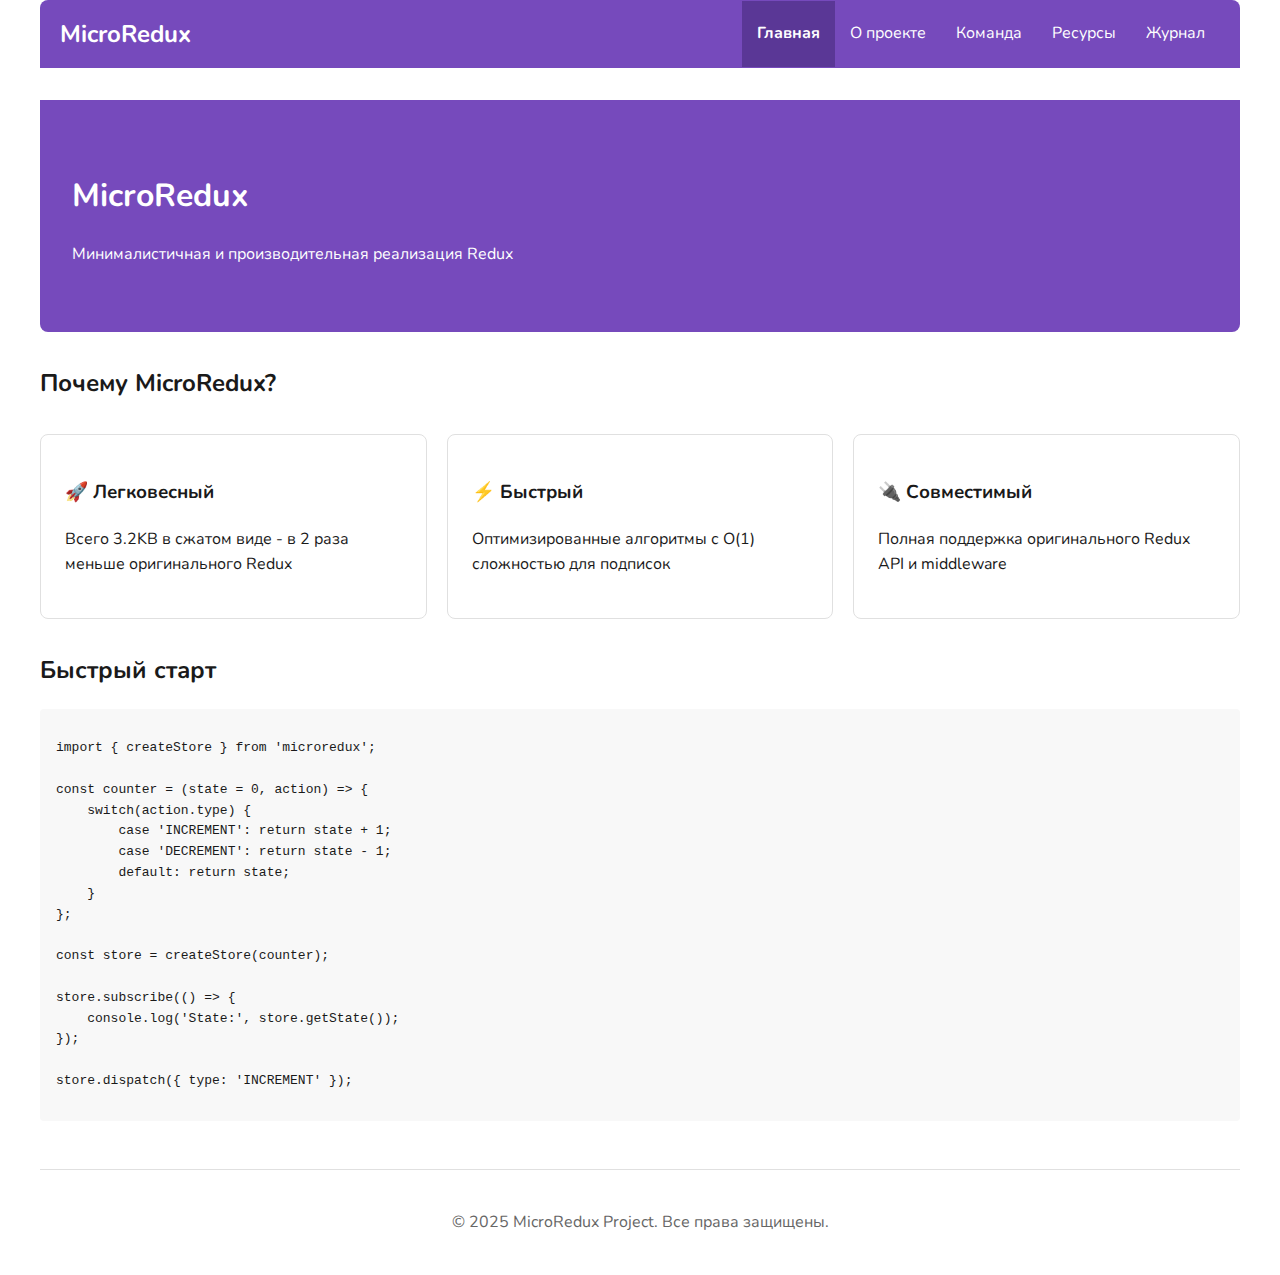
<file: site/index.html>
<!DOCTYPE html>
<html lang="en">
  <head>
    <meta charset="UTF-8" />
    <meta name="viewport" content="width=device-width, initial-scale=1.0" />
    <link rel="preconnect" href="https://fonts.googleapis.com" />
    <link rel="preconnect" href="https://fonts.gstatic.com" crossorigin />
    <link
      href="https://fonts.googleapis.com/css2?family=Montserrat:ital,wght@0,100..900;1,100..900&family=Nunito:ital,wght@0,200..1000;1,200..1000&family=Parkinsans:wght@300..800&family=Roboto:ital,wght@0,100;0,300;0,400;0,500;0,700;0,900;1,100;1,300;1,400;1,500;1,700;1,900&display=swap"
      rel="stylesheet"
    />
    <link rel="stylesheet" href="./css/index.css" />
    <title>Главная</title>
  </head>
  <body>
    <script src="./main.js" defer></script>
    <nav>
      <div class="nav-container">
        <a href="index.html" class="logo">MicroRedux</a>

        <div class="menu-toggle" id="mobile-menu">☰</div>

        <ul class="nav-links" id="nav-links">
          <li><a href="index.html" class="active">Главная</a></li>
          <li><a href="about.html">О проекте</a></li>
          <li><a href="team.html">Команда</a></li>
          <li><a href="resources.html">Ресурсы</a></li>
          <li><a href="journal.html" class="active">Журнал</a></li>
        </ul>
      </div>
    </nav>
    <section class="hero">
      <h1>MicroRedux</h1>
      <p>Минималистичная и производительная реализация Redux</p>
    </section>

    <section>
      <h2>Почему MicroRedux?</h2>
      <div class="features">
        <div class="feature-card">
          <h3>🚀 Легковесный</h3>
          <p>Всего 3.2KB в сжатом виде - в 2 раза меньше оригинального Redux</p>
        </div>
        <div class="feature-card">
          <h3>⚡ Быстрый</h3>
          <p>Оптимизированные алгоритмы с O(1) сложностью для подписок</p>
        </div>
        <div class="feature-card">
          <h3>🔌 Совместимый</h3>
          <p>Полная поддержка оригинального Redux API и middleware</p>
        </div>
      </div>
    </section>

    <section>
      <h2>Быстрый старт</h2>
      <div class="code-block">
        <pre>
import { createStore } from 'microredux';

const counter = (state = 0, action) => {
    switch(action.type) {
        case 'INCREMENT': return state + 1;
        case 'DECREMENT': return state - 1;
        default: return state;
    }
};

const store = createStore(counter);

store.subscribe(() => {
    console.log('State:', store.getState());
});

store.dispatch({ type: 'INCREMENT' });</pre
        >
      </div>
    </section>

    <footer>
      <p>© 2025 MicroRedux Project. Все права защищены.</p>
    </footer>
  </body>
</html>
</file>
<file: site/css/index.css>
:root {
  --primary: #764abc;
  --primary-dark: #5a3796;
  --dark: #1a1a1a;
  --light: #f5f5f5;
  --gray: #e0e0e0;
}
body {
  font-family: "Nunito";
  line-height: 1.6;
  color: var(--dark);
  max-width: 1200px;
  margin: 0 auto;
  padding: 0 20px;
}

/* Навигационное меню */
nav {
  background-color: var(--primary);
  border-radius: 8px 8px 0 0;
  margin-bottom: 2rem;
}
.nav-container {
  display: flex;
  justify-content: space-between;
  align-items: center;
  padding: 0 20px;
}
.logo {
  color: white;
  font-weight: bold;
  font-size: 1.5rem;
  text-decoration: none;
  padding: 15px 0;
}
.nav-links {
  display: flex;
  list-style: none;
  margin: 0;
  padding: 0;
}
.nav-links li {
  position: relative;
}
.nav-links a {
  color: white;
  text-decoration: none;
  padding: 20px 15px;
  display: block;
  transition: background-color 0.3s;
}
.nav-links a:hover {
  background-color: var(--primary-dark);
}
.nav-links a.active {
  background-color: var(--primary-dark);
  font-weight: bold;
}

/* Мобильное меню */
.menu-toggle {
  display: none;
  cursor: pointer;
  color: white;
  font-size: 1.5rem;
  padding: 15px;
}

/* Основной контент */
.hero {
  background-color: var(--primary);
  color: white;
  padding: 3rem 2rem;
  border-radius: 0 0 8px 8px;
  margin-bottom: 2rem;
}
.features {
  display: grid;
  grid-template-columns: repeat(auto-fit, minmax(300px, 1fr));
  gap: 20px;
  margin: 2rem 0;
}
.feature-card {
  border: 1px solid var(--gray);
  border-radius: 8px;
  padding: 1.5rem;
  transition: transform 0.3s;
}
.feature-card:hover {
  transform: translateY(-5px);
  box-shadow: 0 5px 15px rgba(0, 0, 0, 0.1);
}
.code-block {
  background-color: #f8f8f8;
  padding: 1rem;
  border-radius: 4px;
  overflow-x: auto;
  font-family: "Courier New", monospace;
}

/* Футер */
footer {
  margin-top: 3rem;
  padding: 1.5rem 0;
  border-top: 1px solid var(--gray);
  text-align: center;
  color: #666;
}

/* Адаптивность */
@media (max-width: 768px) {
  .nav-container {
    flex-direction: column;
    align-items: flex-start;
  }
  .menu-toggle {
    display: block;
    position: absolute;
    right: 20px;
    top: 10px;
  }
  .nav-links {
    display: none;
    width: 100%;
    flex-direction: column;
  }
  .nav-links.active {
    display: flex;
  }
  .nav-links li {
    width: 100%;
  }
  .nav-links a {
    padding: 15px;
  }
}
.architecture {
  display: flex;
  flex-wrap: wrap;
  gap: 30px;
  margin: 2rem 0;
}
.arch-diagram {
  flex: 1;
  min-width: 300px;
}
.arch-diagram img {
  width: 100%;
  border-radius: 8px;
}
.arch-features {
  flex: 1;
  min-width: 300px;
}
.comparison-table {
  width: 100%;
  border-collapse: collapse;
  margin: 2rem 0;
}
.comparison-table th,
.comparison-table td {
  border: 1px solid #ddd;
  padding: 12px;
  text-align: left;
}
.comparison-table th {
  background-color: var(--primary);
  color: white;
}
.comparison-table tr:nth-child(even) {
  background-color: #f2f2f2;
}
.team {
  display: grid;
  grid-template-columns: repeat(auto-fit, minmax(300px, 1fr));
  gap: 30px;
  margin: 2rem 0;
}
.team-member {
  background: white;
  border-radius: 8px;
  box-shadow: 0 4px 6px rgba(0, 0, 0, 0.1);
  overflow: hidden;
  transition: transform 0.3s;
}
.team-member:hover {
  transform: translateY(-5px);
}
.member-photo {
  width: 100%;
  height: 250px;
  object-fit: cover;
}
.member-info {
  padding: 20px;
}
.member-role {
  color: var(--primary);
  font-weight: bold;
  margin: 10px 0;
}
.contributions {
  margin-top: 15px;
  font-size: 0.9em;
}
.contribution-item {
  margin-bottom: 8px;
  position: relative;
  padding-left: 20px;
}
.contribution-item:before {
  content: "•";
  color: var(--primary);
  position: absolute;
  left: 0;
  font-size: 1.2em;
}
.journal {
  max-width: 800px;
  margin: 0 auto;
}
.journal-entry {
  background: white;
  border-radius: 8px;
  box-shadow: 0 2px 4px rgba(0, 0, 0, 0.1);
  padding: 25px;
  margin-bottom: 30px;
  position: relative;
}
.entry-date {
  color: var(--primary);
  font-weight: bold;
  margin-bottom: 10px;
}
.entry-title {
  font-size: 1.4rem;
  margin: 0 0 15px;
}
.entry-content {
  line-height: 1.7;
}
.entry-image {
  max-width: 100%;
  border-radius: 6px;
  margin: 15px 0;
  border: 1px solid #eee;
}
.progress-bar {
  height: 5px;
  background: #f0f0f0;
  border-radius: 3px;
  margin: 15px 0;
  overflow: hidden;
}
.progress-fill {
  height: 100%;
  background: var(--primary);
  border-radius: 3px;
}
.entry-tags {
  display: flex;
  flex-wrap: wrap;
  gap: 8px;
  margin-top: 15px;
}
.tag {
  background: #f0f0f0;
  padding: 3px 10px;
  border-radius: 20px;
  font-size: 0.8rem;
}
.tag.tech {
  background: #e3f2fd;
  color: #1976d2;
}
.tag.design {
  background: #e8f5e9;
  color: #388e3c;
}
.tag.bug {
  background: #ffebee;
  color: #d32f2f;
}
.resources {
  display: grid;
  grid-template-columns: repeat(auto-fit, minmax(300px, 1fr));
  gap: 25px;
  margin: 2rem 0;
}
.resource-card {
  border: 1px solid #e0e0e0;
  border-radius: 8px;
  padding: 20px;
  transition: transform 0.3s, box-shadow 0.3s;
}
.resource-card:hover {
  transform: translateY(-5px);
  box-shadow: 0 5px 15px rgba(0, 0, 0, 0.1);
}
.resource-type {
  display: inline-block;
  padding: 3px 10px;
  border-radius: 4px;
  font-size: 0.8rem;
  margin-bottom: 10px;
}
.type-article {
  background: #e3f2fd;
  color: #1976d2;
}
.type-video {
  background: #ffebee;
  color: #d32f2f;
}
.type-docs {
  background: #e8f5e9;
  color: #388e3c;
}
.type-tool {
  background: #f3e5f5;
  color: #8e24aa;
}
.resource-title {
  font-size: 1.2rem;
  margin: 10px 0;
}
.resource-description {
  color: #666;
  margin-bottom: 15px;
}
.resource-link {
  display: inline-block;
  padding: 8px 15px;
  background: var(--primary);
  color: white;
  text-decoration: none;
  border-radius: 4px;
  font-size: 0.9rem;
  transition: background 0.3s;
}
.resource-link:hover {
  background: var(--primary-dark);
}
.partner-section {
  background: #f5f5f5;
  padding: 30px;
  border-radius: 8px;
  margin: 40px 0;
  text-align: center;
}
.partner-logo {
  max-width: 200px;
  margin: 0 auto 20px;
  display: block;
}
.video-container {
  position: relative;
  padding-bottom: 56.25%;
  height: 0;
  overflow: hidden;
  margin: 30px 0;
  border-radius: 8px;
}
.video-container iframe {
  position: absolute;
  top: 0;
  left: 0;
  width: 100%;
  height: 100%;
  border: none;
}
</file>
